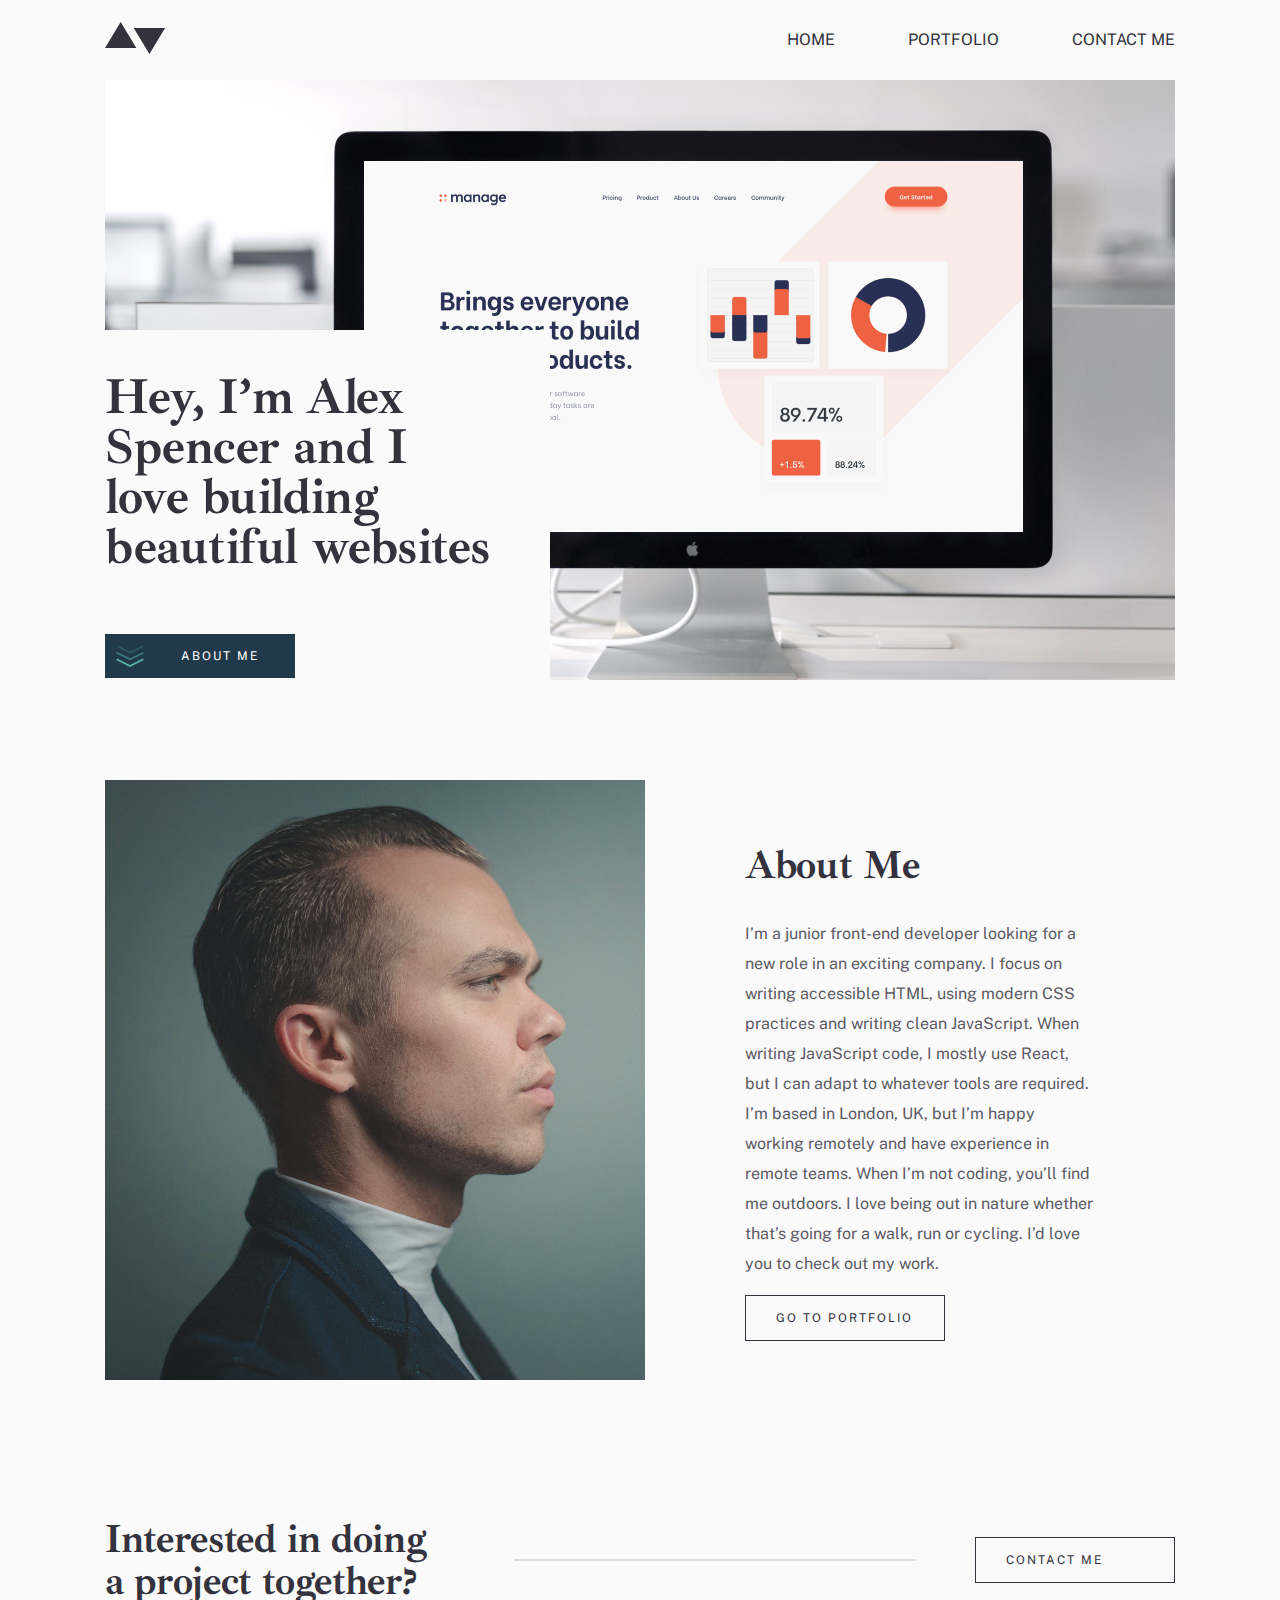
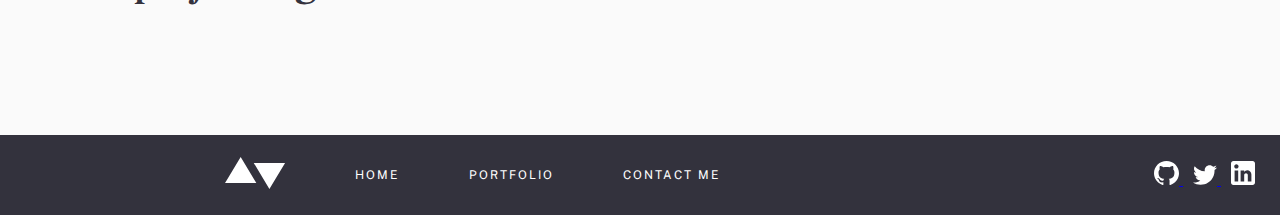
<file: index.html>
<!DOCTYPE html>
<html lang="en">

<head>
  <meta charset="UTF-8" />
  <meta http-equiv="X-UA-Compatible" content="IE=edge" />
  <meta name="viewport" content="width=device-width, initial-scale=1.0" />
  <link rel="stylesheet" href="./css/style.min.css" />
  <title>Home page</title>
</head>

<body>
  <!-- header start -->
  <header class="header">
    <div class="container">
      <nav class="nav">
        <a href="#">
          <img class="nav__logo" src="./Images/header-logo.svg" alt="site-logo">
        </a>
        <ul class="nav__ul">
          <li class="nav__ul--list">
            <a href="#" class="nav__ul--list-link">Home</a>
          </li>
          <li class="nav__ul--list">
            <a href="./portfolio.html" class="nav__ul--list-link">Portfolio</a>
          </li>
          <li class="nav__ul--list">
            <a href="./contact.html" class="nav__ul--list-link">Contact me</a>
          </li>
        </ul>
        
        <img class="menu-img" src="./Images/icon-menu.svg" alt="menu">
        
      </nav>
    </div>
  </header>
  <!-- header end -->
  
  <main>
    
    <!-- intro section start -->
    
    <section class="intro">
      <div class="container">
        <div class="intro-img">
          <div class="about_me">
            <h2 class="about_me-title">Hey, I’m Alex Spencer and I love building beautiful websites</h2>
            <div class="about_me-btn">
              <img class="about_me-btn-img" src="./Images/btn-img.svg" alt="btn-img">
              <p class="about_me-text">ABOUT ME</p>
            </div>
            
          </div>
        </div>
      </div>
    </section>
    
    <!-- intro section end -->
    
    <!-- about section start -->
    
    <section class="about">
      <div class="container">
        <div class="information">
          <div class="information-img">
            <img class="information-img" src="./Images/about-me.jpg" alt="about-me">
          </div>
          <div class="about-text">
            <h2 class="about-text_title">About Me</h2>
            <p class="about-text-tx">I’m a junior front-end developer looking for a new role in an exciting company. I focus on writing accessible HTML, using modern CSS practices and writing clean JavaScript. When writing JavaScript code, I mostly use React, but I can adapt to whatever tools are required. I’m based in London, UK, but I’m happy working remotely and have experience in remote teams. When I’m not coding, you’ll find me outdoors. I love being out in nature whether that’s going for a walk, run or cycling. I’d love you to check out my work.</p>
            <p class="about-text_button">GO TO PORTFOLIO</p>
          </div>
        </div>
        <div class="contact">
          <h2 class="contact-title">Interested in doing a project together?</h2>
          <hr class="contact-line">
          <p class="contact_button">CONTACT ME</p>
        </div>
      </div>
    </section>
    
    <!-- about section end -->
    
  </main>
  
  <!-- footer start -->
  
  <footer class="footer">
    <div class="container">
      <div class="footer-nav">
        <ul class="footer-nav__ul">
          <li class="footer-nav__ul--list">
            <a href="#" class="footer-nav__ul--list-link">
              <img class="footer-nav__logo" src="./Images/footer-logo.svg" alt="site-logo">
            </a>
          </li>
          <li class="footer-nav__ul--list">
            <a href="#" class="footer-nav__ul--list-link">Home</a>
          </li>
          <li class="footer-nav__ul--list">
            <a href="./portfolio.html" class="footer-nav__ul--list-link">Portfolio</a>
          </li>
          <li class="footer-nav__ul--list">
            <a href="./contact.html" class="footer-nav__ul--list-link">Contact me</a>
          </li>
        </ul>
        
        <div class="insta">
          <a href="https://github.com/" target="_blank" class="logos">
            <img src="./Images/Path-1.svg" alt="github">
          </a>
          <a href="https://twitter.com/" target="_blank" class="logos">
            <img src="./Images/twitter-logo.svg" alt="twitter">
          </a>
          <a href="https://www.linkedin.com/" target="_blank" class="logos">
            <img src="./Images/in.svg" alt="in">
          </a>
        </div>
      </div>
    </div>
  </footer>
  
  <!-- footer start -->
  
</body>

</html>
</file>
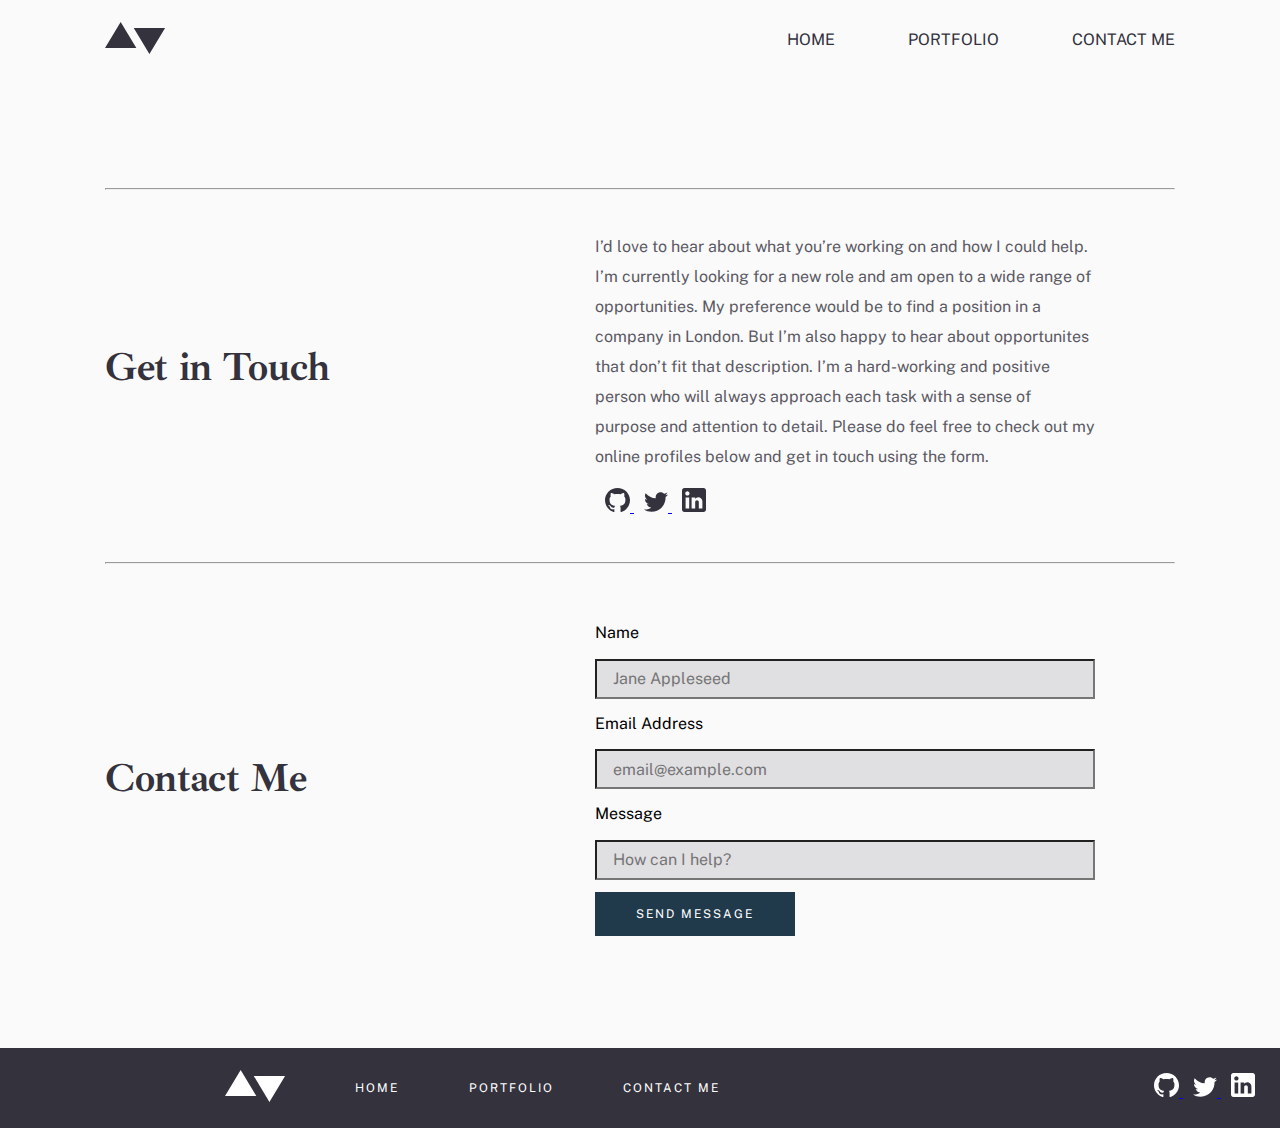
<file: contact.html>
<!DOCTYPE html>
<html lang="en">
<head>
    <meta charset="UTF-8">
    <meta http-equiv="X-UA-Compatible" content="IE=edge">
    <meta name="viewport" content="width=device-width, initial-scale=1.0">
    <link rel="stylesheet" href="./css/style.min.css">
    <title>Contact_Me</title>
</head>
<body>
    <!-- header start -->
    <header class="header">
        <div class="container">
            <nav class="nav">
                <a href="./index.html">
                    <img class="nav__logo" src="./Images/header-logo.svg" alt="site-logo">
                </a>
                <ul class="nav__ul">
                    <li class="nav__ul--list">
                        <a href="./index.html" class="nav__ul--list-link">Home</a>
                    </li>
                    <li class="nav__ul--list">
                        <a href="./portfolio.html" class="nav__ul--list-link">Portfolio</a>
                    </li>
                    <li class="nav__ul--list">
                        <a href="#" class="nav__ul--list-link">Contact me</a>
                    </li>
                </ul>
                
                <img class="menu-img" src="./Images/icon-menu.svg" alt="menu">
                
            </nav>
        </div>
    </header>
    <!-- header end -->
    
    <!-- contact section start -->
    
    <section class="about">
        <div class="container">
            <hr>
            <br>
            <div class="information">
                <div class="information-img">
                    <h2 class="about-text_title">Get in Touch</h2>
                </div>
                <div class="about-text">
                    <p class="about-text-tx2">I’d love to hear about what you’re working on and how I could help. I’m currently looking for a new role and am open to a wide range of opportunities. My preference would be to find a position in a company in London. But I’m also happy to hear about opportunites that don’t fit that description. I’m a hard-working and positive person who will always approach each task with a sense of purpose and attention to detail. Please do feel free to check out my online profiles below and get in touch using the form.</p>
                    <div class="insta">
                        <a href="https://github.com/" target="_blank" class="logos">
                            <img src="./Images/Path-black.svg" alt="github">
                        </a>
                        <a href="https://twitter.com/" target="_blank" class="logos">
                            <img src="./Images/tw-black.svg" alt="twitter">
                        </a>
                        <a href="https://www.linkedin.com/" target="_blank" class="logos">
                            <img src="./Images/in-black.svg" alt="in">
                        </a>
                    </div>
                </div>
            </div>
            <br><br><hr><br><br>
            <div class="information">
                <div class="information-img">
                    <h2 class="about-text_title">Contact Me</h2>
                </div>
                <div class="about-text">
                    <p>Name</p>
                    <input class="input" type="text" name="username" id="name" placeholder="Jane Appleseed" required="">
                    <p>Email Address</p>
                    <input class="input" type="email" name="username" id="name" placeholder="email@example.com" required="">
                    <p>Message</p>
                    <input class="input" type="text" name="username" id="name" placeholder="How can I help?" required="">
                    <p class="input_button">SEND MESSAGE</p>
                </div>
            </div>
        </div>
    </section>
    
    <!-- contact section end -->
    
    <!-- footer start -->
    
    <footer class="footer">
        <div class="container">
            <div class="footer-nav">
                <ul class="footer-nav__ul">
                    <li class="footer-nav__ul--list">
                        <a href="./index.html" class="footer-nav__ul--list-link">
                        <img class="footer-nav__logo" src="./Images/footer-logo.svg" alt="site-logo">
                        </a>
                    </li>
                    <li class="footer-nav__ul--list">
                        <a href="./index.html" class="footer-nav__ul--list-link">Home</a>
                    </li>
                    <li class="footer-nav__ul--list">
                        <a href="./portfolio.html" class="footer-nav__ul--list-link">Portfolio</a>
                    </li>
                    <li class="footer-nav__ul--list">
                        <a href="#" class="footer-nav__ul--list-link">Contact me</a>
                    </li>
                </ul>
                
                <div class="insta">
                    <a href="https://github.com/" target="_blank" class="logos">
                        <img src="./Images/Path-1.svg" alt="github">
                    </a>
                    <a href="https://twitter.com/" target="_blank" class="logos">
                        <img src="./Images/twitter-logo.svg" alt="twitter">
                    </a>
                    <a href="https://www.linkedin.com/" target="_blank" class="logos">
                        <img src="./Images/in.svg" alt="in">
                    </a>
                </div>
            </div>
        </div>
    </footer>
    
    <!-- footer start -->
    
</body>
</html>
</file>
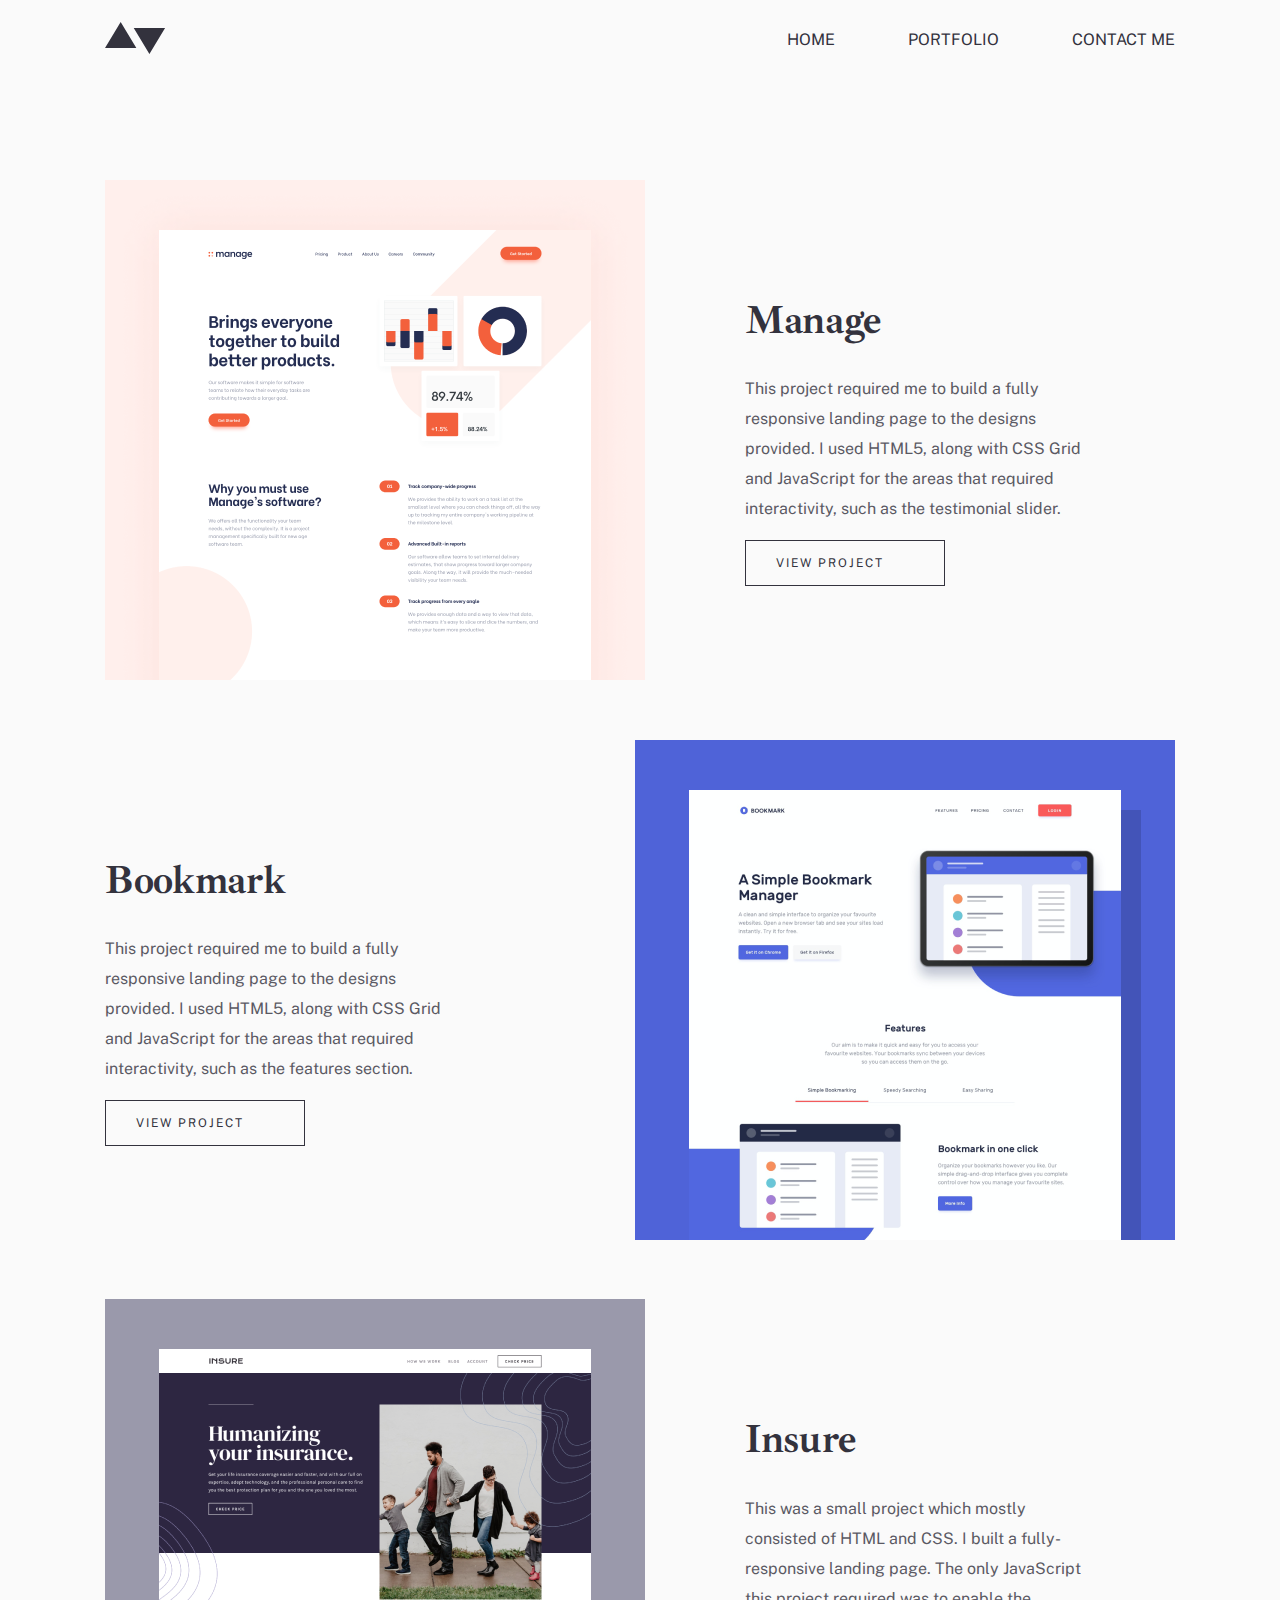
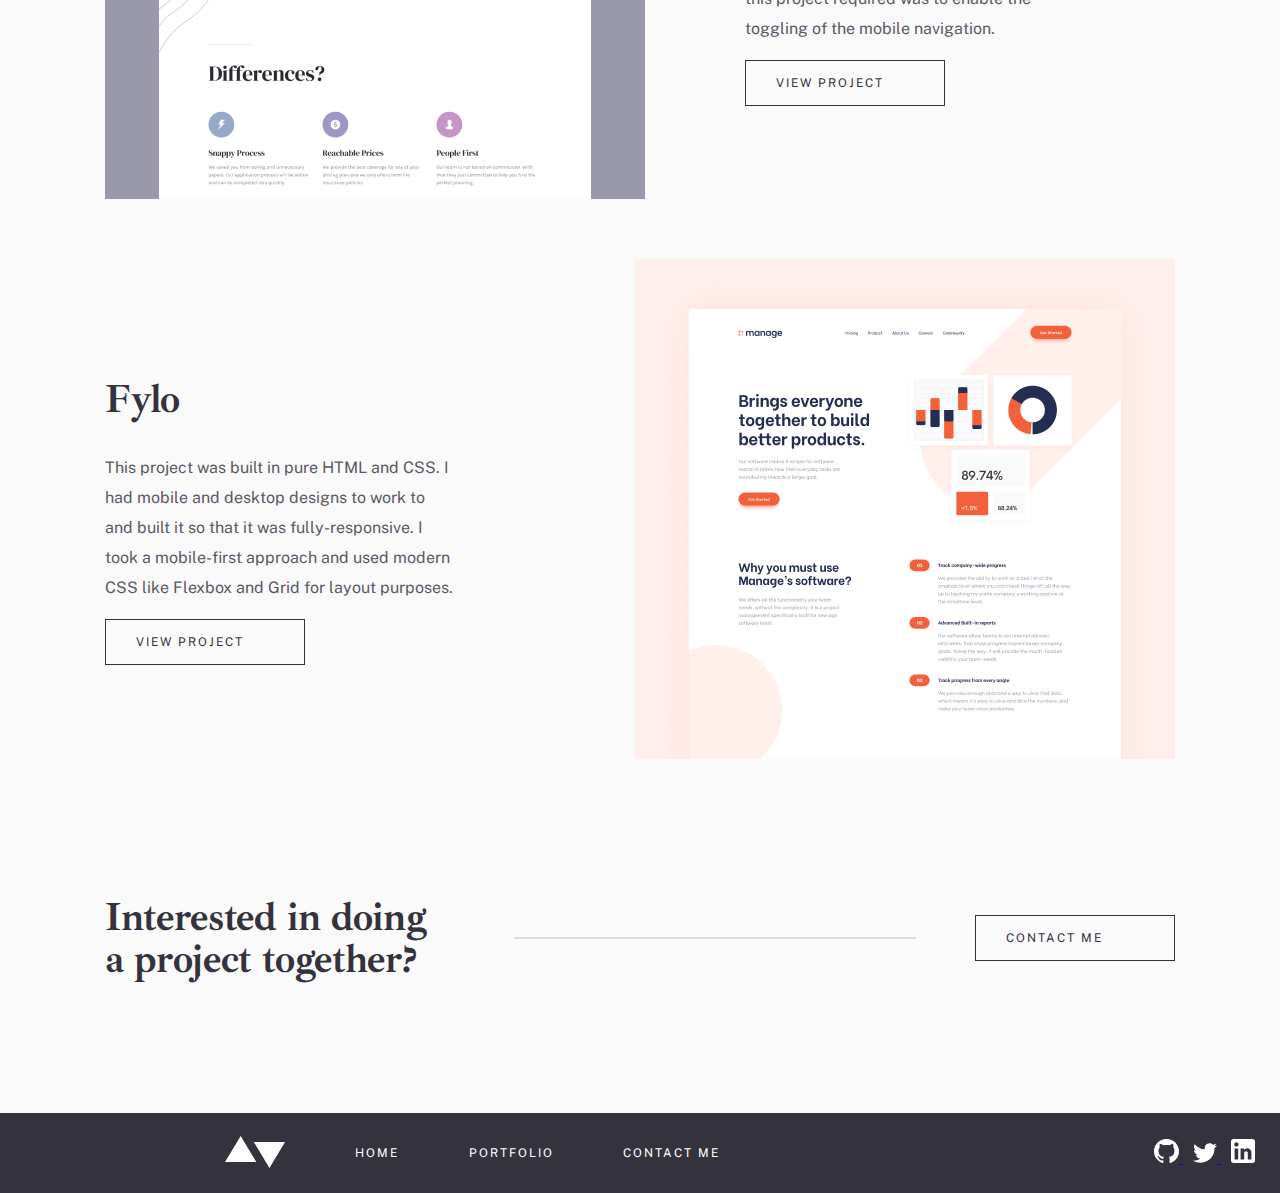
<file: portfolio.html>
<!DOCTYPE html>
<html lang="en">
<head>
    <meta charset="UTF-8">
    <meta http-equiv="X-UA-Compatible" content="IE=edge">
    <meta name="viewport" content="width=device-width, initial-scale=1.0">
    <link rel="stylesheet" href="./css/style.min.css">
    <title>Portfolio</title>
</head>
<body>
    <!-- header start -->
    <header class="header">
        <div class="container">
            <nav class="nav">
                <a href="./index.html">
                    <img class="nav__logo" src="./Images/header-logo.svg" alt="site-logo">
                </a>
                <ul class="nav__ul">
                    <li class="nav__ul--list">
                        <a href="./index.html" class="nav__ul--list-link">Home</a>
                    </li>
                    <li class="nav__ul--list">
                        <a href="#" class="nav__ul--list-link">Portfolio</a>
                    </li>
                    <li class="nav__ul--list">
                        <a href="./contact.html" class="nav__ul--list-link">Contact me</a>
                    </li>
                </ul>
                
                <img class="menu-img" src="./Images/icon-menu.svg" alt="menu">
                
            </nav>
        </div>
    </header>
    <!-- header end -->
    
    <!-- about section start -->
    
    <section class="about">
        <div class="container">
            <div class="information">
                <div class="information-img">
                    <img class="information-img" src="./Images/manage.png" alt="manage">
                </div>
                <div class="about-text">
                    <h2 class="about-text_title">Manage</h2>
                    <p class="about-text-tx">This project required me to build a fully responsive landing page to the designs provided. I used HTML5, along with CSS Grid and JavaScript for the areas that required interactivity, such as the testimonial slider.</p>
                    <p class="about-text_button">VIEW PROJECT</p>
                </div>
            </div>
            <br><br><br>
            <div class="information">
                <div class="about-text">
                    <h2 class="about-text_title">Bookmark</h2>
                    <p class="about-text-tx">This project required me to build a fully responsive landing page to the designs provided. I used HTML5, along with CSS Grid and JavaScript for the areas that required interactivity, such as the features section.</p>
                    <p class="about-text_button">VIEW PROJECT</p>
                </div>
                <div class="information-img">
                    <img class="information-img" src="./Images/bookmark.png" alt="bookmark">
                </div>
            </div>
            <br><br><br>
            <div class="information">
                <div class="information-img">
                    <img class="information-img" src="./Images/insure.png" alt="insure">
                </div>
                <div class="about-text">
                    <h2 class="about-text_title">Insure</h2>
                    <p class="about-text-tx">This was a small project which mostly consisted of HTML and CSS. I built a fully-responsive landing page. The only JavaScript this project required was to enable the toggling of the mobile navigation.</p>
                    <p class="about-text_button">VIEW PROJECT</p>
                </div>
            </div>
            <br><br><br>
            <div class="information">
                <div class="about-text">
                    <h2 class="about-text_title">Fylo</h2>
                    <p class="about-text-tx">This project was built in pure HTML and CSS. I had mobile and desktop designs to work to and built it so that it was fully-responsive. I took a mobile-first approach and used modern CSS like Flexbox and Grid for layout purposes.</p>
                    <p class="about-text_button">VIEW PROJECT</p>
                </div>
                <div class="information-img">
                    <img class="information-img" src="./Images/manage.png" alt="about-me">
                </div>
            </div>
            <div class="contact">
                <h2 class="contact-title">Interested in doing a project together?</h2>
                <hr class="contact-line">
                <p class="contact_button">CONTACT ME</p>
            </div>
        </div>
    </section>
    
    <!-- about section end -->
    
    <!-- footer start -->
    
    <footer class="footer">
        <div class="container">
            <div class="footer-nav">
                <ul class="footer-nav__ul">
                    <li class="footer-nav__ul--list">
                        <a href="./index.html" class="footer-nav__ul--list-link">
                            <img class="footer-nav__logo" src="./Images/footer-logo.svg" alt="site-logo">
                        </a>
                    </li>
                    <li class="footer-nav__ul--list">
                        <a href="./index.html" class="footer-nav__ul--list-link">Home</a>
                    </li>
                    <li class="footer-nav__ul--list">
                        <a href="#" class="footer-nav__ul--list-link">Portfolio</a>
                    </li>
                    <li class="footer-nav__ul--list">
                        <a href="./contact.html" class="footer-nav__ul--list-link">Contact me</a>
                    </li>
                </ul>
                
                <div class="insta">
                    <a href="https://github.com/" target="_blank" class="logos">
                        <img src="./Images/Path-1.svg" alt="github">
                    </a>
                    <a href="https://twitter.com/" target="_blank" class="logos">
                        <img src="./Images/twitter-logo.svg" alt="twitter">
                    </a>
                    <a href="https://www.linkedin.com/" target="_blank" class="logos">
                        <img src="./Images/in.svg" alt="in">
                    </a>
                </div>
            </div>
        </div>
    </footer>
    
    <!-- footer start -->
    
</body>
</html>
</file>
<file: css/style.min.css>
/*! normalize.css v8.0.1 | MIT License | github.com/necolas/normalize.css */@import"https://fonts.googleapis.com/css2?family=Ibarra+Real+Nova:wght@400;700&family=Public+Sans:wght@400;700&display=swap";html{line-height:1.15;-webkit-text-size-adjust:100%}body{margin:0}main{display:block}h1{font-size:2em;margin:.67em 0}hr{box-sizing:content-box;height:0;overflow:visible}pre{font-family:monospace,monospace;font-size:1em}a{background-color:rgba(0,0,0,0)}abbr[title]{border-bottom:none;text-decoration:underline;text-decoration:underline dotted}b,strong{font-weight:bolder}code,kbd,samp{font-family:monospace,monospace;font-size:1em}small{font-size:80%}sub,sup{font-size:75%;line-height:0;position:relative;vertical-align:baseline}sub{bottom:-0.25em}sup{top:-0.5em}img{border-style:none}button,input,optgroup,select,textarea{font-family:inherit;font-size:100%;line-height:1.15;margin:0}button,input{overflow:visible}button,select{text-transform:none}button,[type=button],[type=reset],[type=submit]{-webkit-appearance:button}button::-moz-focus-inner,[type=button]::-moz-focus-inner,[type=reset]::-moz-focus-inner,[type=submit]::-moz-focus-inner{border-style:none;padding:0}button:-moz-focusring,[type=button]:-moz-focusring,[type=reset]:-moz-focusring,[type=submit]:-moz-focusring{outline:1px dotted ButtonText}fieldset{padding:.35em .75em .625em}legend{box-sizing:border-box;color:inherit;display:table;max-width:100%;padding:0;white-space:normal}progress{vertical-align:baseline}textarea{overflow:auto}[type=checkbox],[type=radio]{box-sizing:border-box;padding:0}[type=number]::-webkit-inner-spin-button,[type=number]::-webkit-outer-spin-button{height:auto}[type=search]{-webkit-appearance:textfield;outline-offset:-2px}[type=search]::-webkit-search-decoration{-webkit-appearance:none}::-webkit-file-upload-button{-webkit-appearance:button;font:inherit}details{display:block}summary{display:list-item}template{display:none}[hidden]{display:none}*::after,*::before,*{box-sizing:border-box}html{margin:0;padding:0}body{all:inherit;font-family:"Public Sans",sans-serif;font-weight:400;overflow-x:hidden;background-color:#fafafa}img{max-width:100%}.container{max-width:1110px;margin:0 auto;padding:0 20px}@media only screen and (max-width : 100%){.container{max-width:1110px;margin:0 auto;padding:0 20px}}@media only screen and (max-width : 992px){.container{max-width:992px;margin:0 auto;padding:0 20px}}@media only screen and (max-width : 768px){.container{max-width:768px;margin:0 auto;padding:0 20px}}@media only screen and (max-width :576px){.container{max-width:576px;margin:0 auto;padding:0 10px}}@media only screen and (max-width :480px){.container{max-width:480px;margin:0 auto;padding:0 20px}}@media only screen and (max-width : 375px){.container{max-width:375px;margin:0 auto;padding:0 5px}}header{width:100%}.nav{display:flex;justify-content:space-between;height:80px;width:100%;align-items:center;background-color:#fafafa}.nav__ul{display:flex;justify-content:space-between;height:auto;width:40%;align-items:center;background-color:#fafafa;list-style-type:none;font-family:"Public Sans";text-transform:uppercase}.nav__ul--list-link{text-decoration:none;color:#33323d}.nav__ul--list-link:hover{color:#5fb4a2}.nav .menu-img{display:none}@media only screen and (max-width : 100%){.nav{display:flex;justify-content:space-between;height:100px;width:100%;align-items:center;background-color:#fafafa}.nav__ul{display:flex;justify-content:space-between;height:auto;width:40%;align-items:center;background-color:#fafafa;list-style-type:none;font-family:"Public Sans";text-transform:uppercase}.nav__ul--list-link{text-decoration:none;color:#33323d}.nav__ul--list-link:hover{color:#5fb4a2}.nav .menu-img{display:none}}@media only screen and (max-width : 992px){.nav{display:flex;justify-content:space-between;height:100px;width:100%;align-items:center;background-color:#fafafa}.nav__ul{display:flex;justify-content:space-between;height:auto;width:50%;align-items:center;background-color:#fafafa;list-style-type:none;font-family:"Public Sans";text-transform:uppercase}.nav__ul--list-link{text-decoration:none;color:#33323d}.nav__ul--list-link:hover{color:#5fb4a2}.nav .menu-img{display:none}}@media only screen and (max-width : 768px){.nav{display:flex;justify-content:space-between;height:100px;width:100%;align-items:center;background-color:#fafafa}.nav__ul{display:flex;justify-content:space-between;height:auto;width:70%;align-items:center;background-color:#fafafa;list-style-type:none;font-family:"Public Sans";text-transform:uppercase}.nav__ul--list-link{text-decoration:none;color:#33323d}.nav__ul--list-link:hover{color:#5fb4a2}.nav .menu-img{display:none}}@media only screen and (max-width :576px){.nav{display:flex;justify-content:space-between;height:100px;width:100%;align-items:center;background-color:#fafafa}.nav__ul{display:none;justify-content:space-between;height:auto;width:70%;align-items:center;background-color:#fafafa;list-style-type:none;font-family:"Public Sans";text-transform:uppercase}.nav__ul--list-link{text-decoration:none;color:#33323d}.nav__ul--list-link:hover{color:#5fb4a2}.nav .menu-img{display:block}}@media only screen and (max-width :480px){.nav{display:flex;justify-content:space-between;height:100px;width:100%;align-items:center;background-color:#fafafa}.nav__ul{display:none;justify-content:space-between;height:auto;width:70%;align-items:center;background-color:#fafafa;list-style-type:none;font-family:"Public Sans";text-transform:uppercase}.nav__ul--list-link{text-decoration:none;color:#33323d}.nav__ul--list-link:hover{color:#5fb4a2}.nav .menu-img{display:block}}@media only screen and (max-width : 375px){.nav{display:flex;justify-content:space-between;height:100px;width:100%;align-items:center;background-color:#fafafa}.nav__ul{display:none;justify-content:space-between;height:auto;width:70%;align-items:center;background-color:#fafafa;list-style-type:none;font-family:"Public Sans";text-transform:uppercase}.nav__ul--list-link{text-decoration:none;color:#33323d}.nav__ul--list-link:hover{color:#5fb4a2}.nav .menu-img{display:block}}.intro{width:100%}.intro-img{height:600px;background-image:url(../../Images/intro-bg-img.jpg);background-repeat:no-repeat;background-size:cover;padding-top:250px;display:flex;align-items:center}.about_me{width:445px;height:350px;background-color:#fafafa}.about_me-title{width:390px;font-family:"Ibarra Real Nova";font-weight:700;font-size:50px;line-height:50px;letter-spacing:-0.446429px;color:#33323d}.about_me-text{font-weight:400;font-size:12px;line-height:14px;text-align:center;letter-spacing:2px;text-transform:uppercase;color:#fff;padding:15px;background:#203a4c;width:150px}.about_me-btn{display:flex;justify-content:start;align-items:center;margin-top:50px}.about_me-btn-img{width:40px;height:44px;background:#203a4c;padding-left:10px}@media only screen and (max-width : 100%){.intro{width:100%}.intro-img{height:600px;background-image:url(../../Images/intro-bg-img.jpg);background-repeat:no-repeat;background-size:cover;padding-top:250px;display:flex;align-items:center}.about_me{width:445px;height:350px;background-color:#fafafa}.about_me-title{width:390px;font-family:"Ibarra Real Nova";font-weight:700;font-size:50px;line-height:50px;letter-spacing:-0.446429px;color:#33323d}.about_me-text{font-weight:400;font-size:12px;line-height:14px;text-align:center;letter-spacing:2px;text-transform:uppercase;color:#fff;padding:15px;background:#203a4c;width:150px}.about_me-btn{display:flex;justify-content:start;align-items:center;margin-top:50px}.about_me-btn-img{width:40px;height:44px;background:#203a4c;padding-left:10px}}@media only screen and (max-width : 992px){.intro{width:100%}.intro-img{height:600px;background-image:url(../../Images/bg-992.jpg);background-repeat:no-repeat;background-size:cover;padding-top:250px;display:flex;align-items:center}.about_me{width:445px;height:350px;background-color:#fafafa}.about_me-title{width:390px;font-family:"Ibarra Real Nova";font-weight:700;font-size:50px;line-height:50px;letter-spacing:-0.446429px;color:#33323d}.about_me-text{font-weight:400;font-size:12px;line-height:14px;text-align:center;letter-spacing:2px;text-transform:uppercase;color:#fff;padding:15px;background:#203a4c;width:150px}.about_me-btn{display:flex;justify-content:start;align-items:center;margin-top:50px}.about_me-btn-img{width:40px;height:44px;background:#203a4c;padding-left:10px}}@media only screen and (max-width : 768px){.intro{width:100%}.intro-img{height:600px;background-image:url(../../Images/bg-992.jpg);background-repeat:no-repeat;background-size:cover;padding-top:250px;display:flex;align-items:center}.about_me{width:445px;height:350px;background-color:#fafafa}.about_me-title{width:390px;font-family:"Ibarra Real Nova";font-weight:700;font-size:50px;line-height:50px;letter-spacing:-0.446429px;color:#33323d}.about_me-text{font-weight:400;font-size:12px;line-height:14px;text-align:center;letter-spacing:2px;text-transform:uppercase;color:#fff;padding:15px;background:#203a4c;width:150px}.about_me-btn{display:flex;justify-content:start;align-items:center;margin-top:50px}.about_me-btn-img{width:40px;height:44px;background:#203a4c;padding-left:10px}}@media only screen and (max-width :576px){.intro{width:100%}.intro-img{height:600px;background-image:url(../../Images/bg-768.jpg);background-repeat:no-repeat;background-size:cover;padding-top:250px;display:flex;align-items:center}.about_me{width:400px;height:350px;background-color:#fafafa}.about_me-title{width:350px;font-family:"Ibarra Real Nova";font-weight:700;font-size:50px;line-height:50px;letter-spacing:-0.446429px;color:#33323d}.about_me-text{font-weight:400;font-size:12px;line-height:14px;text-align:center;letter-spacing:2px;text-transform:uppercase;color:#fff;padding:15px;background:#203a4c;width:150px}.about_me-btn{display:flex;justify-content:start;align-items:center;margin-top:50px}.about_me-btn-img{width:40px;height:44px;background:#203a4c;padding-left:10px}}@media only screen and (max-width :480px){.intro{width:100%}.intro-img{height:600px;background-image:url(../../Images/bg-768.jpg);background-repeat:no-repeat;background-size:cover;padding-top:250px;display:flex;align-items:center}.about_me{width:350px;height:350px;background-color:#fafafa}.about_me-title{width:350px;font-family:"Ibarra Real Nova";font-weight:700;font-size:50px;line-height:50px;letter-spacing:-0.446429px;color:#33323d}.about_me-text{font-weight:400;font-size:12px;line-height:14px;text-align:center;letter-spacing:2px;text-transform:uppercase;color:#fff;padding:15px;background:#203a4c;width:150px}.about_me-btn{display:flex;justify-content:start;align-items:center;margin-top:50px}.about_me-btn-img{width:40px;height:44px;background:#203a4c;padding-left:10px}}@media only screen and (max-width : 375px){.intro{width:100%}.intro-img{height:600px;background-image:url(../../Images/bg-png.png);background-repeat:no-repeat;background-size:cover;padding-top:250px;display:flex;align-items:center}.about_me{width:300px;height:350px;background-color:#fafafa}.about_me-title{width:300px;font-family:"Ibarra Real Nova";font-weight:700;font-size:50px;line-height:50px;letter-spacing:-0.446429px;color:#33323d}.about_me-text{font-weight:400;font-size:12px;line-height:14px;text-align:center;letter-spacing:2px;text-transform:uppercase;color:#fff;padding:15px;background:#203a4c;width:150px}.about_me-btn{display:flex;justify-content:start;align-items:center;margin-top:50px}.about_me-btn-img{width:40px;height:44px;background:#203a4c;padding-left:10px}}.about{padding-top:100px}.information{display:flex;justify-content:space-between;align-items:center}.information-image{width:540px;height:600px}.about-text{padding-right:80px}.about-text_title{font-family:"Ibarra Real Nova";font-weight:700;font-size:40px;line-height:42px;letter-spacing:-0.357143px;color:#33323d}.about-text-tx{width:350px;font-weight:400;font-size:16px;line-height:30px;color:#33323d;mix-blend-mode:normal;opacity:.8}.about-text_button{width:200px;padding:15px 30px;font-weight:400;font-size:12px;line-height:14px;letter-spacing:2px;text-transform:uppercase;color:#33323d;border:1px solid #33323d}.contact{width:100%;margin-top:100px;display:flex;justify-content:space-between;align-items:center}.contact-title{width:350px;font-family:"Ibarra Real Nova";font-weight:700;font-size:40px;line-height:42px;letter-spacing:-0.357143px;color:#33323d}.contact-line{width:400px;mix-blend-mode:normal;opacity:.15;border:1px solid #33323d}.contact_button{width:200px;font-weight:400;font-size:12px;line-height:14px;letter-spacing:2px;text-transform:uppercase;color:#33323d;border:1px solid #33323d;padding:15px 30px}@media only screen and (max-width : 100%){.about{padding-top:100px}.information{display:flex;justify-content:space-between;align-items:center}.information-image{width:540px;height:600px}.about-text{padding-right:80px}.about-text_title{font-family:"Ibarra Real Nova";font-weight:700;font-size:40px;line-height:42px;letter-spacing:-0.357143px;color:#33323d}.about-text-tx{width:350px;font-weight:400;font-size:16px;line-height:30px;color:#33323d;mix-blend-mode:normal;opacity:.8}.about-text_button{width:200px;padding:15px 30px;font-weight:400;font-size:12px;line-height:14px;letter-spacing:2px;text-transform:uppercase;color:#33323d;border:1px solid #33323d}.contact{width:100%;margin-top:100px;display:flex;justify-content:space-between;align-items:center}.contact-title{width:350px;font-family:"Ibarra Real Nova";font-weight:700;font-size:40px;line-height:42px;letter-spacing:-0.357143px;color:#33323d}.contact-line{width:400px;mix-blend-mode:normal;opacity:.15;border:1px solid #33323d}.contact_button{font-weight:400;font-size:12px;line-height:14px;letter-spacing:2px;text-transform:uppercase;color:#33323d;border:1px solid #33323d;padding:15px 30px}}@media only screen and (max-width : 992px){.about{padding-top:100px}.information{display:inline-block;justify-content:space-between;align-items:center}.information-image{width:540px;height:600px}.about-text{padding-right:80px}.about-text_title{font-family:"Ibarra Real Nova";font-weight:700;font-size:40px;line-height:42px;letter-spacing:-0.357143px;color:#33323d}.about-text-tx{width:350px;font-weight:400;font-size:16px;line-height:30px;color:#33323d;mix-blend-mode:normal;opacity:.8}.about-text_button{width:200px;padding:15px 30px;font-weight:400;font-size:12px;line-height:14px;letter-spacing:2px;text-transform:uppercase;color:#33323d;border:1px solid #33323d}.contact{width:100%;margin-top:100px;display:flex;justify-content:space-between;align-items:center}.contact-title{width:350px;font-family:"Ibarra Real Nova";font-weight:700;font-size:40px;line-height:42px;letter-spacing:-0.357143px;color:#33323d}.contact-line{width:150px;mix-blend-mode:normal;opacity:.15;border:1px solid #33323d}.contact_button{width:200px;font-weight:400;font-size:12px;line-height:14px;letter-spacing:2px;text-transform:uppercase;color:#33323d;border:1px solid #33323d;padding:15px 30px}}@media only screen and (max-width : 768px){.about{padding-top:100px}.information{display:inline-block;justify-content:space-between;align-items:center}.information-image{width:440px;height:500px}.about-text{padding-right:80px}.about-text_title{font-family:"Ibarra Real Nova";font-weight:700;font-size:40px;line-height:42px;letter-spacing:-0.357143px;color:#33323d}.about-text-tx{width:350px;font-weight:400;font-size:16px;line-height:30px;color:#33323d;mix-blend-mode:normal;opacity:.8}.about-text_button{width:200px;padding:15px 30px;font-weight:400;font-size:12px;line-height:14px;letter-spacing:2px;text-transform:uppercase;color:#33323d;border:1px solid #33323d}.contact{width:100%;margin-top:100px;display:inline-block;justify-content:center;align-items:center}.contact-title{width:350px;font-family:"Ibarra Real Nova";font-weight:700;font-size:40px;line-height:42px;letter-spacing:-0.357143px;color:#33323d}.contact-line{width:150px;mix-blend-mode:normal;opacity:.15;border:1px solid #33323d;display:none}.contact_button{width:200px;font-weight:400;font-size:12px;line-height:14px;letter-spacing:2px;text-transform:uppercase;color:#33323d;border:1px solid #33323d;padding:15px 30px}}@media only screen and (max-width :576px){.about{padding-top:100px}.information{display:inline-block;justify-content:space-between;align-items:center}.information-image{width:540px;height:600px}.about-text{padding-right:80px}.about-text_title{font-family:"Ibarra Real Nova";font-weight:700;font-size:40px;line-height:42px;letter-spacing:-0.357143px;color:#33323d}.about-text-tx{width:350px;font-weight:400;font-size:16px;line-height:30px;color:#33323d;mix-blend-mode:normal;opacity:.8}.about-text_button{width:200px;padding:15px 30px;font-weight:400;font-size:12px;line-height:14px;letter-spacing:2px;text-transform:uppercase;color:#33323d;border:1px solid #33323d}.contact{width:100%;margin-top:100px;display:inline-block;justify-content:space-between;align-items:center}.contact-title{width:350px;font-family:"Ibarra Real Nova";font-weight:700;font-size:40px;line-height:42px;letter-spacing:-0.357143px;color:#33323d}.contact-line{width:530px;mix-blend-mode:normal;opacity:.15;border:1px solid #33323d;display:none}.contact_button{width:200px;font-weight:400;font-size:12px;line-height:14px;letter-spacing:2px;text-transform:uppercase;color:#33323d;border:1px solid #33323d;padding:15px 30px}}@media only screen and (max-width :480px){.about{padding-top:100px}.information{display:inline-block;justify-content:space-between;align-items:center}.information-image{width:540px;height:600px}.about-text{padding-right:80px}.about-text_title{font-family:"Ibarra Real Nova";font-weight:700;font-size:40px;line-height:42px;letter-spacing:-0.357143px;color:#33323d}.about-text-tx{width:350px;font-weight:400;font-size:16px;line-height:30px;color:#33323d;mix-blend-mode:normal;opacity:.8}.about-text_button{width:200px;padding:15px 30px;font-weight:400;font-size:12px;line-height:14px;letter-spacing:2px;text-transform:uppercase;color:#33323d;border:1px solid #33323d}.contact{width:100%;margin-top:100px;display:inline-block;justify-content:space-between;align-items:center}.contact-title{width:350px;font-family:"Ibarra Real Nova";font-weight:700;font-size:40px;line-height:42px;letter-spacing:-0.357143px;color:#33323d}.contact-line{width:530px;mix-blend-mode:normal;opacity:.15;border:1px solid #33323d;display:none}.contact_button{width:200px;font-weight:400;font-size:12px;line-height:14px;letter-spacing:2px;text-transform:uppercase;color:#33323d;border:1px solid #33323d;padding:15px 30px}}@media only screen and (max-width : 375px){.about{padding-top:100px}.information{display:inline-block;justify-content:space-between;align-items:center}.information-image{width:540px;height:600px}.about-text{padding-right:80px}.about-text_title{font-family:"Ibarra Real Nova";font-weight:700;font-size:40px;line-height:42px;letter-spacing:-0.357143px;color:#33323d}.about-text-tx{width:350px;font-weight:400;font-size:16px;line-height:30px;color:#33323d;mix-blend-mode:normal;opacity:.8}.about-text_button{width:200px;padding:15px 30px;font-weight:400;font-size:12px;line-height:14px;letter-spacing:2px;text-transform:uppercase;color:#33323d;border:1px solid #33323d}.contact{width:100%;margin-top:100px;display:inline-block;justify-content:space-between;align-items:center}.contact-title{width:350px;font-family:"Ibarra Real Nova";font-weight:700;font-size:40px;line-height:42px;letter-spacing:-0.357143px;color:#33323d}.contact-line{width:530px;mix-blend-mode:normal;opacity:.15;border:1px solid #33323d;display:none}.contact_button{width:200px;font-weight:400;font-size:12px;line-height:14px;letter-spacing:2px;text-transform:uppercase;color:#33323d;border:1px solid #33323d;padding:15px 30px}}footer{width:1440px;height:80px;padding:0;margin:0 auto;margin-top:100px;background-color:#33323d}.footer-nav{display:flex;justify-content:space-between;height:80px;width:100%;align-items:center;background-color:#33323d}.footer-nav__ul{display:flex;justify-content:space-between;height:auto;width:50%;align-items:center;background-color:#33323d;list-style-type:none;font-family:"Public Sans";font-weight:400;font-size:12px;line-height:14px;letter-spacing:2px;text-transform:uppercase}.footer-nav__ul--list-link{color:#fff;text-decoration:none}.footer-nav__ul--list-link:hover{color:#5fb4a2}.logos{padding-left:10px}@media only screen and (max-width : 100%){footer{width:1440px;height:80px;padding:0;margin:0 auto;margin-top:100px;background-color:#33323d}.footer-nav{display:flex;justify-content:space-between;height:80px;width:100%;align-items:center;background-color:#33323d}.footer-nav__ul{display:flex;justify-content:space-between;height:auto;width:50%;align-items:center;background-color:#33323d;list-style-type:none;font-family:"Public Sans";font-weight:400;font-size:12px;line-height:14px;letter-spacing:2px;text-transform:uppercase}.footer-nav__ul--list-link{color:#fff;text-decoration:none}.footer-nav__ul--list-link:hover{color:#5fb4a2}.logos{padding-left:10px}.logos:hover{color:#3ef456}}@media only screen and (max-width : 992px){footer{width:1440px;height:80px;padding:0;margin:0 auto;margin-top:100px;background-color:#33323d}.footer-nav{display:flex;justify-content:space-between;height:80px;width:100%;align-items:center;background-color:#33323d}.footer-nav__ul{display:flex;justify-content:space-between;height:auto;width:50%;align-items:center;background-color:#33323d;list-style-type:none;font-family:"Public Sans";font-weight:400;font-size:12px;line-height:14px;letter-spacing:2px;text-transform:uppercase}.footer-nav__ul--list-link{color:#fff;text-decoration:none}.footer-nav__ul--list-link:hover{color:#5fb4a2}.logos{padding-left:10px}}@media only screen and (max-width : 768px){footer{width:768px;height:450px;padding-top:80px;margin:0 auto;margin-top:100px;background-color:#33323d}.footer-nav{display:block;justify-content:space-between;height:80px;width:100%;align-items:center;background-color:#33323d}.footer-nav__ul{display:block;justify-content:space-between;height:auto;width:50%;align-items:center;background-color:#33323d;list-style-type:none;font-family:"Public Sans";font-weight:400;font-size:12px;line-height:14px;letter-spacing:2px;text-transform:uppercase}.footer-nav__ul--list{padding-top:20px}.footer-nav__ul--list-link{color:#fff;text-decoration:none}.footer-nav__ul--list-link:hover{color:#5fb4a2}.logos{padding-left:10px}}@media only screen and (max-width :576px){footer{width:676px;height:400px;padding:0;margin:0 auto;margin-top:100px;background-color:#33323d}.footer-nav{display:block;justify-content:space-between;height:80px;width:100%;align-items:center;background-color:#33323d}.footer-nav__ul{display:block;justify-content:space-between;height:auto;width:50%;align-items:center;background-color:#33323d;list-style-type:none;font-family:"Public Sans";font-weight:400;font-size:12px;line-height:14px;letter-spacing:2px;text-transform:uppercase}.footer-nav__ul--list{padding-top:20px}.footer-nav__ul--list-link{color:#fff;text-decoration:none}.footer-nav__ul--list-link:hover{color:#5fb4a2}.logos{padding-left:10px}}@media only screen and (max-width :480px){footer{width:480px;height:300px;padding:0;margin:0 auto;margin-top:100px;background-color:#33323d}.footer-nav{display:block;justify-content:space-between;height:80px;width:100%;align-items:center;background-color:#33323d}.footer-nav__ul{display:block;justify-content:space-between;height:auto;width:50%;align-items:center;background-color:#33323d;list-style-type:none;font-family:"Public Sans";font-weight:400;font-size:12px;line-height:14px;letter-spacing:2px;text-transform:uppercase}.footer-nav__ul--list{padding-top:20px}.footer-nav__ul--list-link{color:#fff;text-decoration:none}.footer-nav__ul--list-link:hover{color:#5fb4a2}.logos{padding-left:10px}}@media only screen and (max-width : 375px){footer{width:375px;height:300px;padding:0;margin:0 auto;margin-top:100px;background-color:#33323d}.footer-nav{display:block;justify-content:space-between;height:80px;width:100%;align-items:center;background-color:#33323d}.footer-nav__ul{display:block;justify-content:space-between;height:auto;width:50%;align-items:center;background-color:#33323d;list-style-type:none;font-family:"Public Sans";font-weight:400;font-size:12px;line-height:14px;letter-spacing:2px;text-transform:uppercase}.footer-nav__ul--list-link{color:#fff;text-decoration:none}.footer-nav__ul--list-link:hover{color:#5fb4a2}.logos{padding-left:10px}}.input{width:500px;height:40px;padding-left:16px;background:#e0dfe2}.input_button{width:200px;padding:15px 30px;font-weight:400;font-size:12px;line-height:14px;text-align:center;letter-spacing:2px;text-transform:uppercase;color:#fff;background:#203a4c}.about-text-tx2{width:500px;font-weight:400;font-size:16px;line-height:30px;color:#33323d;opacity:.8}/*# sourceMappingURL=style.min.css.map */
</file>
